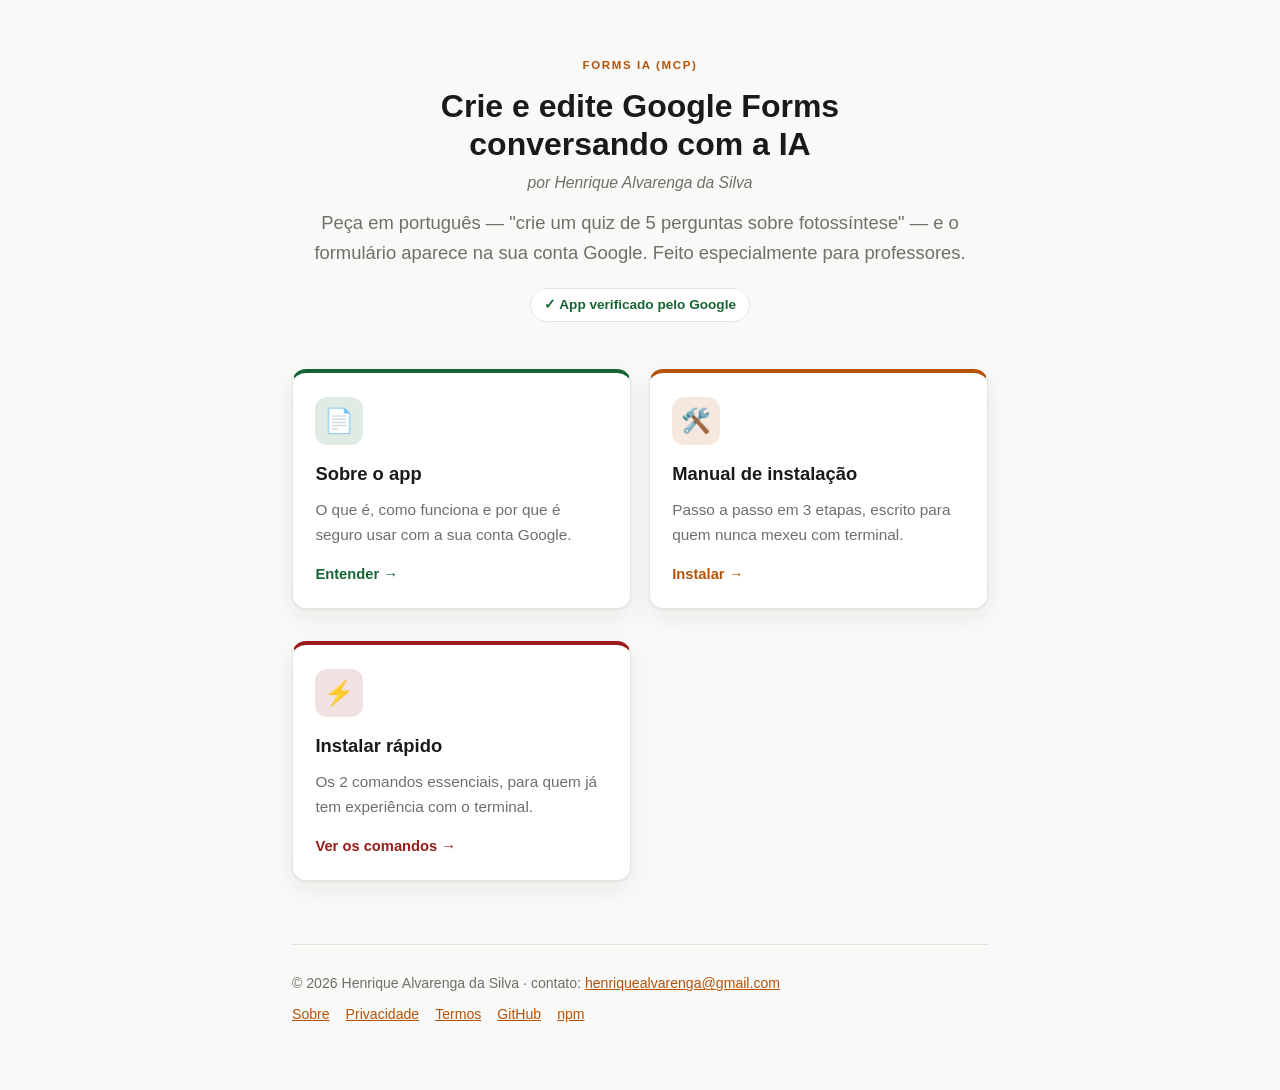
<file: index.html>
<!doctype html>
<html lang="pt-BR">
<head>
<meta charset="utf-8">
<meta name="viewport" content="width=device-width, initial-scale=1">
<title>Forms IA (MCP) — Google Forms com assistentes de IA</title>
<link rel="canonical" href="https://henriquealvarenga.com/mcp/">
<meta name="description" content="Servidor MCP para criar e editar formulários do Google Forms conversando com assistentes de IA como Claude e ChatGPT.">
<meta property="og:url" content="https://henriquealvarenga.com/mcp/">

<!-- Identificação do autor em dados estruturados (schema.org, JSON-LD).
     Invisível para o leitor; lido por Google, ChatGPT, Claude e Gemini.
     O @id da Pessoa é o MESMO usado em henriquealvarenga.com, o que consolida
     a autoria de tudo o que está publicado no domínio numa única entidade. -->
<script type="application/ld+json">
{
  "@context": "https://schema.org",
  "@graph": [
    {
      "@type": "Person",
      "@id": "https://henriquealvarenga.com/#pessoa",
      "name": "Henrique Alvarenga da Silva",
      "honorificPrefix": "Dr.",
      "jobTitle": "Médico Psiquiatra e Professor de Medicina",
      "url": "https://henriquealvarenga.com",
      "identifier": [
        { "@type": "PropertyValue", "propertyID": "CRM-MG", "value": "31.778" },
        { "@type": "PropertyValue", "propertyID": "RQE", "value": "8381" },
        { "@type": "PropertyValue", "propertyID": "ORCID", "value": "0000-0001-9799-5240" }
      ],
      "affiliation": [
        { "@type": "CollegeOrUniversity", "name": "Universidade Federal de São João del-Rei (UFSJ)" },
        { "@type": "CollegeOrUniversity", "name": "Centro Universitário Presidente Tancredo de Almeida Neves (UNIPTAN)" }
      ],
      "sameAs": [
        "https://orcid.org/0000-0001-9799-5240",
        "https://lattes.cnpq.br/6147640440978297",
        "https://scholar.google.com/citations?user=Fbv4vDsAAAAJ",
        "https://www.linkedin.com/in/henriquealvarengasilva"
      ]
    },
    {
      "@type": "SoftwareApplication",
      "@id": "https://henriquealvarenga.com/mcp/#software",
      "name": "Forms IA (MCP)",
      "description": "Servidor MCP que permite criar e editar formulários do Google Forms conversando com assistentes de IA como Claude e ChatGPT.",
      "author": { "@id": "https://henriquealvarenga.com/#pessoa" },
      "url": "https://henriquealvarenga.com/mcp/",
      "codeRepository": "https://github.com/claude-book/mcp-server-google-forms",
      "applicationCategory": "ProductivityApplication",
      "operatingSystem": "macOS, Linux, Windows",
      "license": "https://opensource.org/licenses/MIT",
      "isAccessibleForFree": true,
      "inLanguage": "pt-BR",
      "identifier": "https://doi.org/10.5281/zenodo.21296975",
      "sameAs": "https://doi.org/10.5281/zenodo.21296975"
    }
  ]
}
</script>
<link rel="stylesheet" href="styles.css">
</head>
<body>
<div class="wrap">

  <header class="hero">
    <p class="eyebrow">Forms IA (MCP)</p>
    <h1>Crie e edite Google Forms conversando com a IA</h1>
    <p class="byline">por Henrique Alvarenga da Silva</p>
    <p class="lead">
      Peça em português — "crie um quiz de 5 perguntas sobre fotossíntese" — e o formulário
      aparece na sua conta Google. Feito especialmente para professores.
    </p>
    <span class="badge-verified">✓ App verificado pelo Google</span>
  </header>

  <ul class="cards">
    <li>
      <a class="card card--sobre" href="sobre.html">
        <span class="card__icon">📄</span>
        <span class="card__title">Sobre o app</span>
        <span class="card__desc">O que é, como funciona e por que é seguro usar com a sua conta Google.</span>
        <span class="card__arrow">Entender →</span>
      </a>
    </li>
    <li>
      <a class="card card--manual" href="https://claude-book.github.io/mcp-server-google-forms/manual.html">
        <span class="card__icon">🛠️</span>
        <span class="card__title">Manual de instalação</span>
        <span class="card__desc">Passo a passo em 3 etapas, escrito para quem nunca mexeu com terminal.</span>
        <span class="card__arrow">Instalar →</span>
      </a>
    </li>
    <li>
      <a class="card card--rapido" href="https://claude-book.github.io/mcp-server-google-forms/rapido.html">
        <span class="card__icon">⚡</span>
        <span class="card__title">Instalar rápido</span>
        <span class="card__desc">Os 2 comandos essenciais, para quem já tem experiência com o terminal.</span>
        <span class="card__arrow">Ver os comandos →</span>
      </a>
    </li>
  </ul>

  <footer>
    <p>© 2026 Henrique Alvarenga da Silva · contato: <a href="mailto:henriquealvarenga@gmail.com">henriquealvarenga@gmail.com</a></p>
    <nav>
      <a href="sobre.html">Sobre</a>
      <a href="privacidade.html">Privacidade</a>
      <a href="termos.html">Termos</a>
      <a href="https://github.com/claude-book/mcp-server-google-forms">GitHub</a>
      <a href="https://www.npmjs.com/package/mcp-server-google-forms">npm</a>
    </nav>
  </footer>

</div>
</body>
</html>
</file>
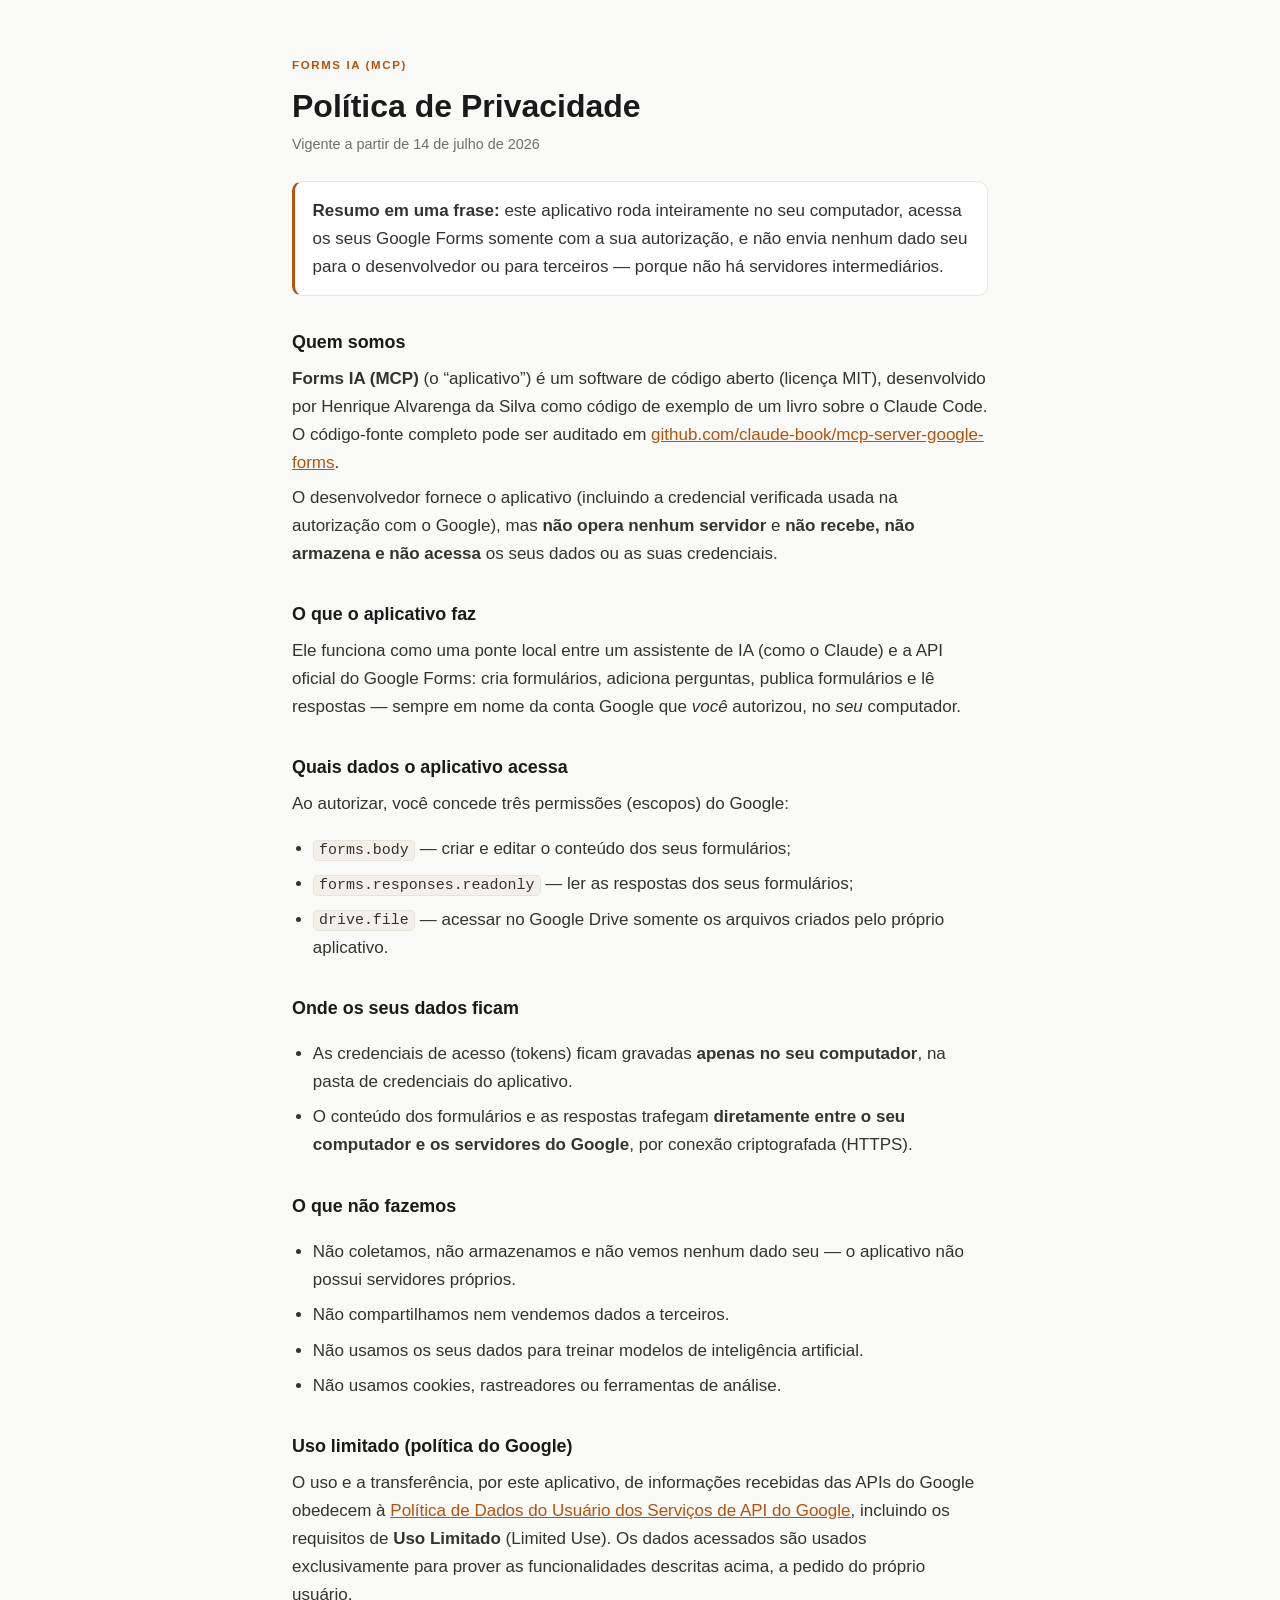
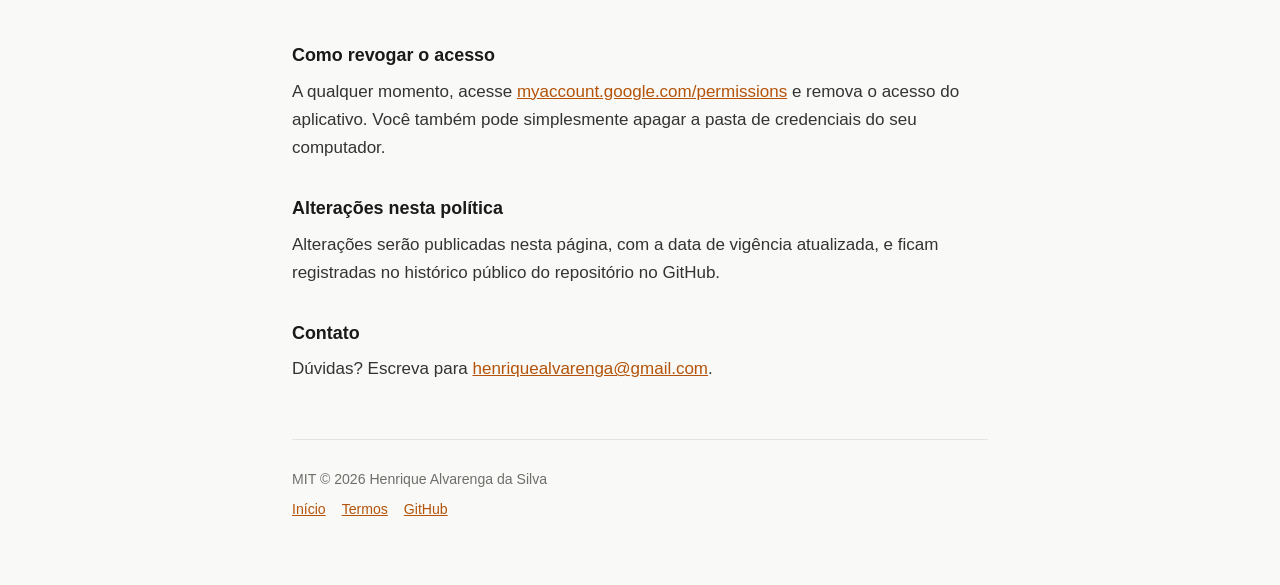
<file: privacidade.html>
<!doctype html>
<html lang="pt-BR">
<head>
<meta charset="utf-8">
<meta name="viewport" content="width=device-width, initial-scale=1">
<title>Política de Privacidade — Forms IA (MCP)</title>
<link rel="canonical" href="https://henriquealvarenga.com/mcp/privacidade.html">
<meta name="description" content="Política de privacidade do Forms IA (MCP): que dados são acessados, como são tratados e o que não é armazenado.">
<meta property="og:url" content="https://henriquealvarenga.com/mcp/privacidade.html">

<!-- Identificação do autor em dados estruturados (schema.org, JSON-LD).
     Invisível para o leitor; lido por Google, ChatGPT, Claude e Gemini.
     O @id da Pessoa é o MESMO usado em henriquealvarenga.com, o que consolida
     a autoria de tudo o que está publicado no domínio numa única entidade. -->
<script type="application/ld+json">
{
  "@context": "https://schema.org",
  "@graph": [
    {
      "@type": "Person",
      "@id": "https://henriquealvarenga.com/#pessoa",
      "name": "Henrique Alvarenga da Silva",
      "honorificPrefix": "Dr.",
      "jobTitle": "Médico Psiquiatra e Professor de Medicina",
      "url": "https://henriquealvarenga.com",
      "identifier": [
        { "@type": "PropertyValue", "propertyID": "CRM-MG", "value": "31.778" },
        { "@type": "PropertyValue", "propertyID": "RQE", "value": "8381" },
        { "@type": "PropertyValue", "propertyID": "ORCID", "value": "0000-0001-9799-5240" }
      ],
      "affiliation": [
        { "@type": "CollegeOrUniversity", "name": "Universidade Federal de São João del-Rei (UFSJ)" },
        { "@type": "CollegeOrUniversity", "name": "Centro Universitário Presidente Tancredo de Almeida Neves (UNIPTAN)" }
      ],
      "sameAs": [
        "https://orcid.org/0000-0001-9799-5240",
        "https://lattes.cnpq.br/6147640440978297",
        "https://scholar.google.com/citations?user=Fbv4vDsAAAAJ",
        "https://www.linkedin.com/in/henriquealvarengasilva"
      ]
    }
  ]
}
</script>
<link rel="stylesheet" href="styles.css">
</head>
<body>
<div class="wrap">
  <p class="eyebrow">Forms IA (MCP)</p>
  <h1>Política de Privacidade</h1>
  <p class="date">Vigente a partir de 14 de julho de 2026</p>

  <div class="box">
    <strong>Resumo em uma frase:</strong> este aplicativo roda inteiramente no seu computador,
    acessa os seus Google Forms somente com a sua autorização, e não envia nenhum dado seu
    para o desenvolvedor ou para terceiros — porque não há servidores intermediários.
  </div>

  <h2>Quem somos</h2>
  <p>
    <strong>Forms IA (MCP)</strong> (o “aplicativo”) é um software de código aberto (licença MIT),
    desenvolvido por Henrique Alvarenga da Silva como código de exemplo de um livro sobre o Claude Code.
    O código-fonte completo pode ser auditado em
    <a href="https://github.com/claude-book/mcp-server-google-forms">github.com/claude-book/mcp-server-google-forms</a>.
  </p>
  <p>
    O desenvolvedor fornece o aplicativo (incluindo a credencial verificada usada na autorização com o Google),
    mas <strong>não opera nenhum servidor</strong> e <strong>não recebe, não armazena e não acessa</strong>
    os seus dados ou as suas credenciais.
  </p>

  <h2>O que o aplicativo faz</h2>
  <p>
    Ele funciona como uma ponte local entre um assistente de IA (como o Claude) e a API oficial do Google Forms:
    cria formulários, adiciona perguntas, publica formulários e lê respostas — sempre em nome
    da conta Google que <em>você</em> autorizou, no <em>seu</em> computador.
  </p>

  <h2>Quais dados o aplicativo acessa</h2>
  <p>Ao autorizar, você concede três permissões (escopos) do Google:</p>
  <ul>
    <li><code>forms.body</code> — criar e editar o conteúdo dos seus formulários;</li>
    <li><code>forms.responses.readonly</code> — ler as respostas dos seus formulários;</li>
    <li><code>drive.file</code> — acessar no Google Drive somente os arquivos criados pelo próprio aplicativo.</li>
  </ul>

  <h2>Onde os seus dados ficam</h2>
  <ul>
    <li>As credenciais de acesso (tokens) ficam gravadas <strong>apenas no seu computador</strong>, na pasta de credenciais do aplicativo.</li>
    <li>O conteúdo dos formulários e as respostas trafegam <strong>diretamente entre o seu computador e os servidores do Google</strong>, por conexão criptografada (HTTPS).</li>
  </ul>

  <h2>O que não fazemos</h2>
  <ul>
    <li>Não coletamos, não armazenamos e não vemos nenhum dado seu — o aplicativo não possui servidores próprios.</li>
    <li>Não compartilhamos nem vendemos dados a terceiros.</li>
    <li>Não usamos os seus dados para treinar modelos de inteligência artificial.</li>
    <li>Não usamos cookies, rastreadores ou ferramentas de análise.</li>
  </ul>

  <h2>Uso limitado (política do Google)</h2>
  <p>
    O uso e a transferência, por este aplicativo, de informações recebidas das APIs do Google obedecem à
    <a href="https://developers.google.com/terms/api-services-user-data-policy">Política de Dados do Usuário dos Serviços de API do Google</a>,
    incluindo os requisitos de <strong>Uso Limitado</strong> (Limited Use). Os dados acessados são usados
    exclusivamente para prover as funcionalidades descritas acima, a pedido do próprio usuário.
  </p>

  <h2>Como revogar o acesso</h2>
  <p>
    A qualquer momento, acesse <a href="https://myaccount.google.com/permissions">myaccount.google.com/permissions</a>
    e remova o acesso do aplicativo. Você também pode simplesmente apagar a pasta de credenciais do seu computador.
  </p>

  <h2>Alterações nesta política</h2>
  <p>
    Alterações serão publicadas nesta página, com a data de vigência atualizada, e ficam
    registradas no histórico público do repositório no GitHub.
  </p>

  <h2>Contato</h2>
  <p>Dúvidas? Escreva para <a href="mailto:henriquealvarenga@gmail.com">henriquealvarenga@gmail.com</a>.</p>

  <footer>
    <p>MIT © 2026 Henrique Alvarenga da Silva</p>
    <nav>
      <a href="index.html">Início</a>
      <a href="termos.html">Termos</a>
      <a href="https://github.com/claude-book/mcp-server-google-forms">GitHub</a>
    </nav>
  </footer>
</div>
</body>
</html>
</file>
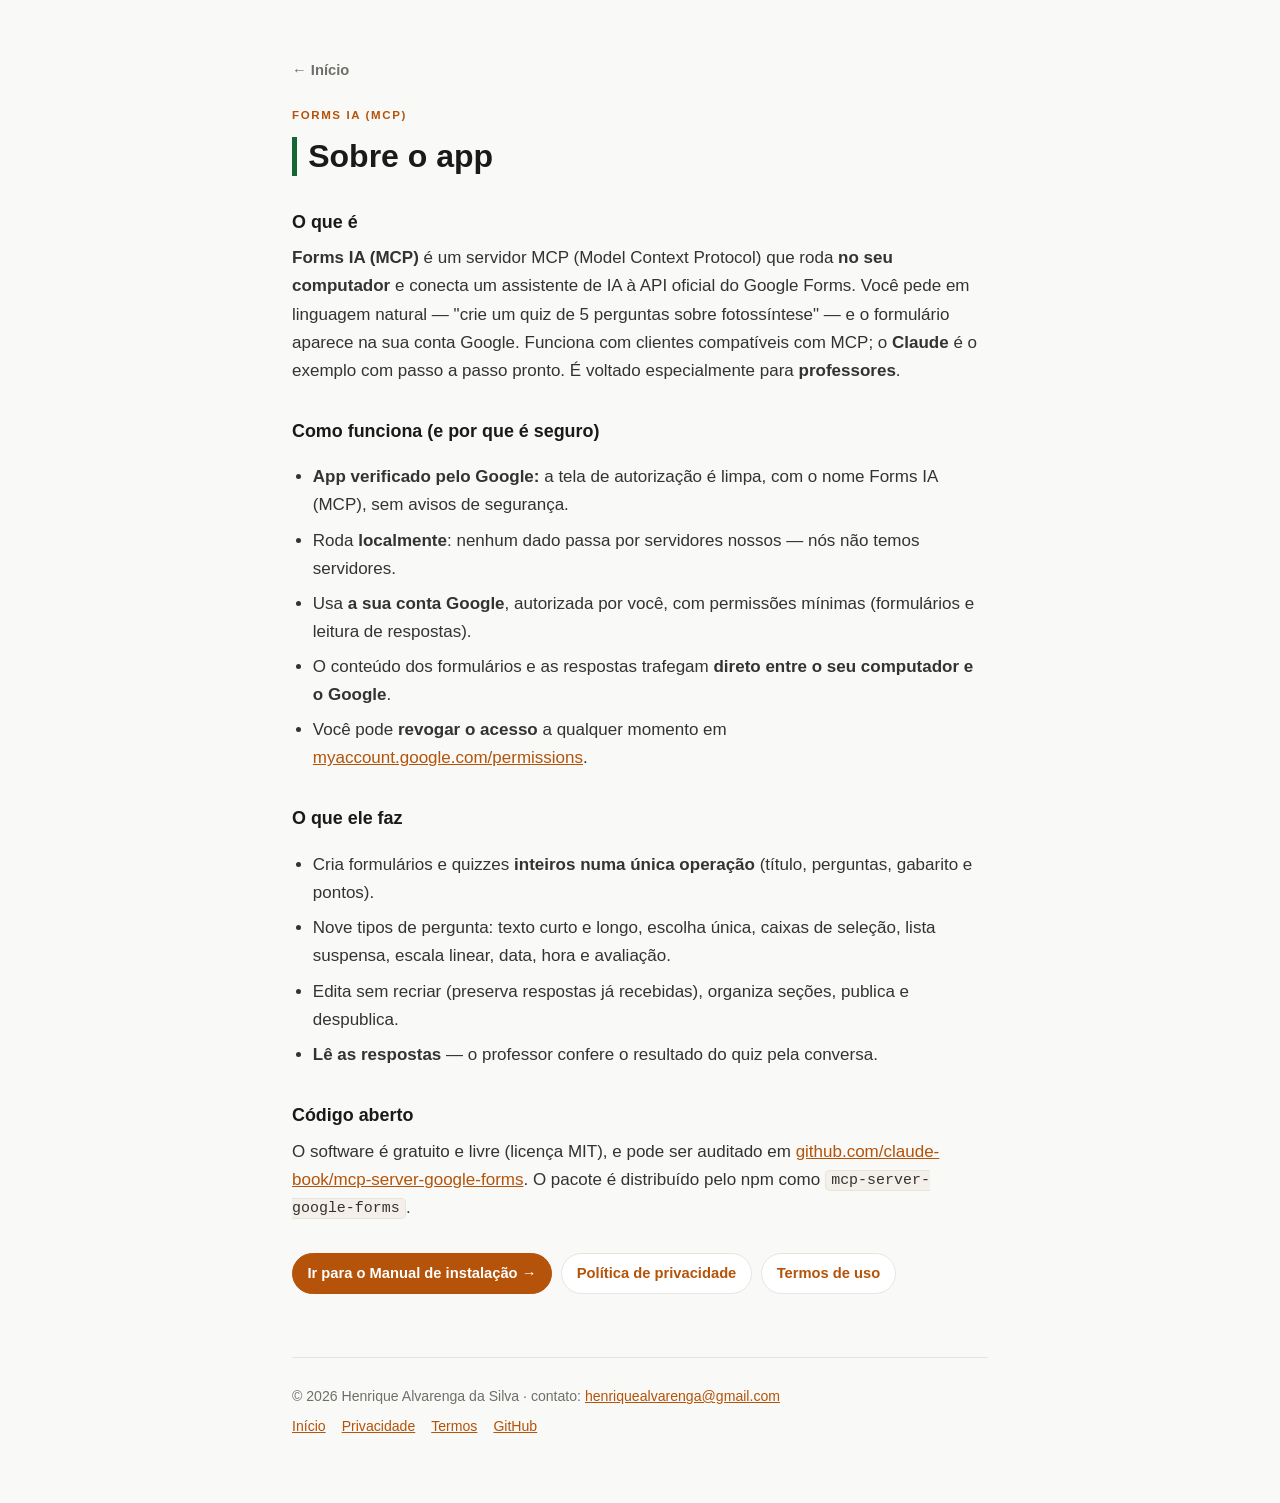
<file: sobre.html>
<!doctype html>
<html lang="pt-BR">
<head>
<meta charset="utf-8">
<meta name="viewport" content="width=device-width, initial-scale=1">
<title>Sobre o app — Forms IA (MCP)</title>
<link rel="canonical" href="https://henriquealvarenga.com/mcp/sobre.html">
<meta name="description" content="Sobre o Forms IA (MCP): o que é, como funciona e quem desenvolve o servidor MCP para Google Forms.">
<meta property="og:url" content="https://henriquealvarenga.com/mcp/sobre.html">

<!-- Identificação do autor em dados estruturados (schema.org, JSON-LD).
     Invisível para o leitor; lido por Google, ChatGPT, Claude e Gemini.
     O @id da Pessoa é o MESMO usado em henriquealvarenga.com, o que consolida
     a autoria de tudo o que está publicado no domínio numa única entidade. -->
<script type="application/ld+json">
{
  "@context": "https://schema.org",
  "@graph": [
    {
      "@type": "Person",
      "@id": "https://henriquealvarenga.com/#pessoa",
      "name": "Henrique Alvarenga da Silva",
      "honorificPrefix": "Dr.",
      "jobTitle": "Médico Psiquiatra e Professor de Medicina",
      "url": "https://henriquealvarenga.com",
      "identifier": [
        { "@type": "PropertyValue", "propertyID": "CRM-MG", "value": "31.778" },
        { "@type": "PropertyValue", "propertyID": "RQE", "value": "8381" },
        { "@type": "PropertyValue", "propertyID": "ORCID", "value": "0000-0001-9799-5240" }
      ],
      "affiliation": [
        { "@type": "CollegeOrUniversity", "name": "Universidade Federal de São João del-Rei (UFSJ)" },
        { "@type": "CollegeOrUniversity", "name": "Centro Universitário Presidente Tancredo de Almeida Neves (UNIPTAN)" }
      ],
      "sameAs": [
        "https://orcid.org/0000-0001-9799-5240",
        "https://lattes.cnpq.br/6147640440978297",
        "https://scholar.google.com/citations?user=Fbv4vDsAAAAJ",
        "https://www.linkedin.com/in/henriquealvarengasilva"
      ]
    }
  ]
}
</script>
<link rel="stylesheet" href="styles.css">
<style>:root { --page: var(--c-sobre); }</style>
</head>
<body>
<div class="wrap page-accent">

  <a class="back" href="index.html">← Início</a>

  <p class="eyebrow">Forms IA (MCP)</p>
  <h1>Sobre o app</h1>

  <h2>O que é</h2>
  <p>
    <strong>Forms IA (MCP)</strong> é um servidor MCP (Model Context Protocol) que roda
    <strong>no seu computador</strong> e conecta um assistente de IA à API oficial do Google Forms.
    Você pede em linguagem natural — "crie um quiz de 5 perguntas sobre fotossíntese" — e o
    formulário aparece na sua conta Google. Funciona com clientes compatíveis com MCP; o
    <strong>Claude</strong> é o exemplo com passo a passo pronto. É voltado especialmente para <strong>professores</strong>.
  </p>

  <h2>Como funciona (e por que é seguro)</h2>
  <ul>
    <li><strong>App verificado pelo Google:</strong> a tela de autorização é limpa, com o nome Forms IA (MCP), sem avisos de segurança.</li>
    <li>Roda <strong>localmente</strong>: nenhum dado passa por servidores nossos — nós não temos servidores.</li>
    <li>Usa <strong>a sua conta Google</strong>, autorizada por você, com permissões mínimas (formulários e leitura de respostas).</li>
    <li>O conteúdo dos formulários e as respostas trafegam <strong>direto entre o seu computador e o Google</strong>.</li>
    <li>Você pode <strong>revogar o acesso</strong> a qualquer momento em <a href="https://myaccount.google.com/permissions">myaccount.google.com/permissions</a>.</li>
  </ul>

  <h2>O que ele faz</h2>
  <ul>
    <li>Cria formulários e quizzes <strong>inteiros numa única operação</strong> (título, perguntas, gabarito e pontos).</li>
    <li>Nove tipos de pergunta: texto curto e longo, escolha única, caixas de seleção, lista suspensa, escala linear, data, hora e avaliação.</li>
    <li>Edita sem recriar (preserva respostas já recebidas), organiza seções, publica e despublica.</li>
    <li><strong>Lê as respostas</strong> — o professor confere o resultado do quiz pela conversa.</li>
  </ul>

  <h2>Código aberto</h2>
  <p>
    O software é gratuito e livre (licença MIT), e pode ser auditado em
    <a href="https://github.com/claude-book/mcp-server-google-forms">github.com/claude-book/mcp-server-google-forms</a>.
    O pacote é distribuído pelo npm como <code>mcp-server-google-forms</code>.
  </p>

  <ul class="links">
    <li><a class="primary" href="https://claude-book.github.io/mcp-server-google-forms/manual.html">Ir para o Manual de instalação →</a></li>
    <li><a href="privacidade.html">Política de privacidade</a></li>
    <li><a href="termos.html">Termos de uso</a></li>
  </ul>

  <footer>
    <p>© 2026 Henrique Alvarenga da Silva · contato: <a href="mailto:henriquealvarenga@gmail.com">henriquealvarenga@gmail.com</a></p>
    <nav>
      <a href="index.html">Início</a>
      <a href="privacidade.html">Privacidade</a>
      <a href="termos.html">Termos</a>
      <a href="https://github.com/claude-book/mcp-server-google-forms">GitHub</a>
    </nav>
  </footer>

</div>
</body>
</html>
</file>
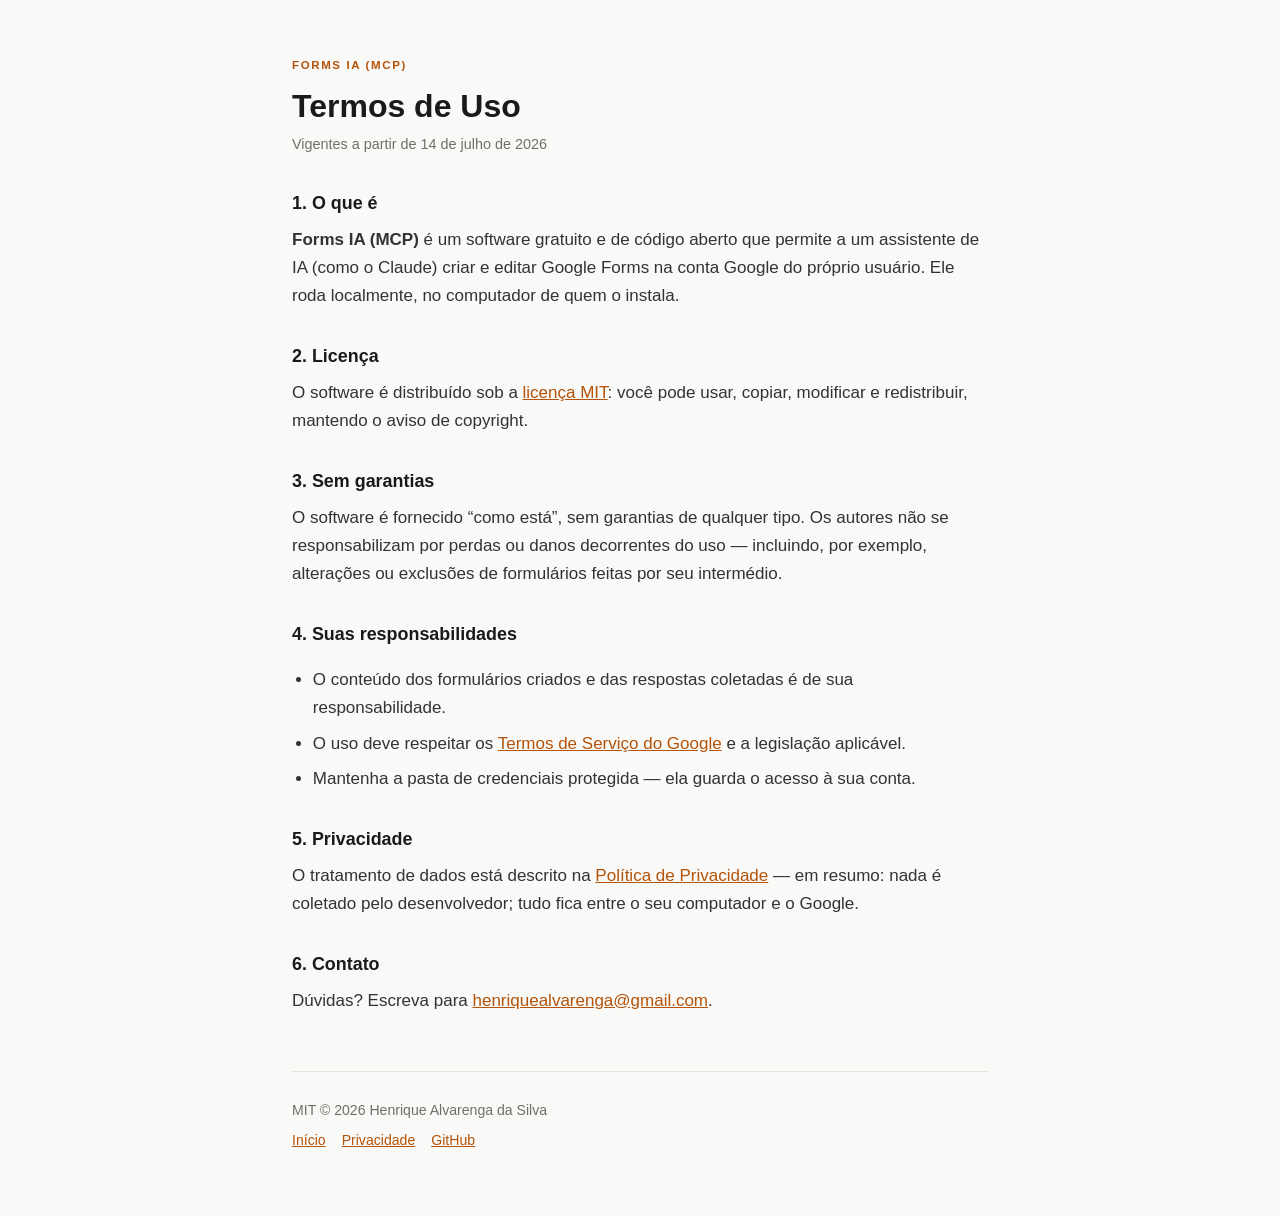
<file: termos.html>
<!doctype html>
<html lang="pt-BR">
<head>
<meta charset="utf-8">
<meta name="viewport" content="width=device-width, initial-scale=1">
<title>Termos de Uso — Forms IA (MCP)</title>
<link rel="canonical" href="https://henriquealvarenga.com/mcp/termos.html">
<meta name="description" content="Termos de uso do Forms IA (MCP), servidor de integração entre o Google Forms e assistentes de IA.">
<meta property="og:url" content="https://henriquealvarenga.com/mcp/termos.html">

<!-- Identificação do autor em dados estruturados (schema.org, JSON-LD).
     Invisível para o leitor; lido por Google, ChatGPT, Claude e Gemini.
     O @id da Pessoa é o MESMO usado em henriquealvarenga.com, o que consolida
     a autoria de tudo o que está publicado no domínio numa única entidade. -->
<script type="application/ld+json">
{
  "@context": "https://schema.org",
  "@graph": [
    {
      "@type": "Person",
      "@id": "https://henriquealvarenga.com/#pessoa",
      "name": "Henrique Alvarenga da Silva",
      "honorificPrefix": "Dr.",
      "jobTitle": "Médico Psiquiatra e Professor de Medicina",
      "url": "https://henriquealvarenga.com",
      "identifier": [
        { "@type": "PropertyValue", "propertyID": "CRM-MG", "value": "31.778" },
        { "@type": "PropertyValue", "propertyID": "RQE", "value": "8381" },
        { "@type": "PropertyValue", "propertyID": "ORCID", "value": "0000-0001-9799-5240" }
      ],
      "affiliation": [
        { "@type": "CollegeOrUniversity", "name": "Universidade Federal de São João del-Rei (UFSJ)" },
        { "@type": "CollegeOrUniversity", "name": "Centro Universitário Presidente Tancredo de Almeida Neves (UNIPTAN)" }
      ],
      "sameAs": [
        "https://orcid.org/0000-0001-9799-5240",
        "https://lattes.cnpq.br/6147640440978297",
        "https://scholar.google.com/citations?user=Fbv4vDsAAAAJ",
        "https://www.linkedin.com/in/henriquealvarengasilva"
      ]
    }
  ]
}
</script>
<link rel="stylesheet" href="styles.css">
</head>
<body>
<div class="wrap">
  <p class="eyebrow">Forms IA (MCP)</p>
  <h1>Termos de Uso</h1>
  <p class="date">Vigentes a partir de 14 de julho de 2026</p>

  <h2>1. O que é</h2>
  <p>
    <strong>Forms IA (MCP)</strong> é um software gratuito e de código aberto que
    permite a um assistente de IA (como o Claude) criar e editar Google Forms na conta Google
    do próprio usuário. Ele roda localmente, no computador de quem o instala.
  </p>

  <h2>2. Licença</h2>
  <p>
    O software é distribuído sob a <a href="https://github.com/claude-book/mcp-server-google-forms/blob/main/LICENSE">licença MIT</a>:
    você pode usar, copiar, modificar e redistribuir, mantendo o aviso de copyright.
  </p>

  <h2>3. Sem garantias</h2>
  <p>
    O software é fornecido “como está”, sem garantias de qualquer tipo. Os autores não se
    responsabilizam por perdas ou danos decorrentes do uso — incluindo, por exemplo,
    alterações ou exclusões de formulários feitas por seu intermédio.
  </p>

  <h2>4. Suas responsabilidades</h2>
  <ul>
    <li>O conteúdo dos formulários criados e das respostas coletadas é de sua responsabilidade.</li>
    <li>O uso deve respeitar os <a href="https://policies.google.com/terms">Termos de Serviço do Google</a> e a legislação aplicável.</li>
    <li>Mantenha a pasta de credenciais protegida — ela guarda o acesso à sua conta.</li>
  </ul>

  <h2>5. Privacidade</h2>
  <p>
    O tratamento de dados está descrito na <a href="privacidade.html">Política de Privacidade</a> —
    em resumo: nada é coletado pelo desenvolvedor; tudo fica entre o seu computador e o Google.
  </p>

  <h2>6. Contato</h2>
  <p>Dúvidas? Escreva para <a href="mailto:henriquealvarenga@gmail.com">henriquealvarenga@gmail.com</a>.</p>

  <footer>
    <p>MIT © 2026 Henrique Alvarenga da Silva</p>
    <nav>
      <a href="index.html">Início</a>
      <a href="privacidade.html">Privacidade</a>
      <a href="https://github.com/claude-book/mcp-server-google-forms">GitHub</a>
    </nav>
  </footer>
</div>
</body>
</html>
</file>
<file: styles.css>
/* Estilo compartilhado pelas páginas do Forms IA (MCP).
   Paleta editorial clara. As cores ficam nas variáveis abaixo. */

:root {
  --bg: #f9f9f7;
  --surface: #ffffff;
  --ink: #1a1a1a;
  --body: #333333;
  --muted: #6f6f6a;
  --accent: #b45309;
  --accent-dark: #92400e;
  --line: #e5e5e0;
  --code-bg: #f4efe8;
  --shadow: 0 1px 2px rgba(26, 26, 26, .05), 0 8px 24px rgba(26, 26, 26, .07);
  --shadow-hover: 0 2px 4px rgba(26, 26, 26, .07), 0 16px 40px rgba(26, 26, 26, .13);

  /* Cor de cada card */
  --c-sobre: #166534;   /* verde   */
  --c-manual: #b45309;  /* âmbar   */
  --c-rapido: #991b1b;  /* vermelho */
}

* { box-sizing: border-box; }

body {
  margin: 0; background: var(--bg); color: var(--body);
  font: 17px/1.65 -apple-system, BlinkMacSystemFont, "Segoe UI", Roboto, sans-serif;
}
.wrap { max-width: 46rem; margin: 0 auto; padding: 3.5rem 1.25rem 4rem; }

.eyebrow {
  text-transform: uppercase; letter-spacing: .14em; font-size: .72rem;
  color: var(--accent); font-weight: 700; margin: 0 0 .75rem;
}
h1, h2, h3 { color: var(--ink); }
h1 { font-size: 2rem; line-height: 1.2; margin: 0 0 .5rem; text-wrap: balance; }
.date { color: var(--muted); font-size: .9rem; margin: 0 0 1.5rem; }
h2 { font-size: 1.12rem; margin: 2rem 0 .4rem; }
p, li { margin: .45rem 0; }
.lead { font-size: 1.15rem; color: var(--muted); }
.byline { color: var(--muted); font-style: italic; font-size: .98rem; margin: -.1rem 0 .75rem; }
ul { padding-left: 1.3rem; }
a { color: var(--accent); }
a:hover { color: var(--accent-dark); }
a:focus-visible { outline: 2px solid var(--accent); outline-offset: 2px; border-radius: 3px; }
code {
  font: .88em ui-monospace, "SF Mono", Menlo, monospace;
  background: var(--code-bg); border: 1px solid var(--line);
  border-radius: 5px; padding: .1em .35em; overflow-wrap: anywhere;
}
.box {
  background: var(--surface); border: 1px solid var(--line);
  border-left: 3px solid var(--accent); border-radius: 10px;
  padding: .9rem 1.1rem; margin: 1rem 0;
}

/* ---- Home: hero ---- */
.hero { text-align: center; }
.hero .lead, .hero .byline { margin-left: auto; margin-right: auto; }
.badge-verified {
  display: inline-block; margin-top: .75rem; padding: .3rem .8rem;
  border: 1px solid var(--line); border-radius: 999px; background: var(--surface);
  font-size: .85rem; font-weight: 600; color: var(--c-sobre);
}

/* ---- Cards ---- */
.cards {
  list-style: none; padding: 0; margin: 2.5rem 0 0;
  display: grid; gap: 1.1rem;
  grid-template-columns: repeat(auto-fit, minmax(15rem, 1fr));
}
.card {
  display: flex; flex-direction: column; gap: .5rem;
  padding: 1.5rem 1.4rem 1.35rem;
  background: var(--surface);
  border: 1px solid var(--line);
  border-top: 4px solid var(--card, var(--accent));
  border-radius: 14px;
  text-decoration: none; color: inherit;
  box-shadow: var(--shadow);
  transition: transform .18s ease, box-shadow .18s ease;
}
.card:hover, .card:focus-visible {
  transform: translateY(-4px);
  box-shadow: var(--shadow-hover);
  outline: none;
}
.card__icon {
  display: inline-flex; align-items: center; justify-content: center;
  width: 3rem; height: 3rem; border-radius: 12px;
  font-size: 1.5rem; margin-bottom: .35rem;
  background: color-mix(in srgb, var(--card, var(--accent)) 13%, transparent);
}
.card__title { font-size: 1.15rem; font-weight: 700; color: var(--ink); }
.card__desc { color: var(--muted); font-size: .96rem; flex: 1; }
.card__arrow { margin-top: .4rem; font-weight: 700; font-size: .92rem; color: var(--card, var(--accent)); }
.card:hover .card__arrow { text-decoration: underline; }
.card--sobre  { --card: var(--c-sobre); }
.card--manual { --card: var(--c-manual); }
.card--rapido { --card: var(--c-rapido); }
@supports not (background: color-mix(in srgb, red 10%, transparent)) {
  .card__icon { background: var(--bg); }
}

/* ---- Botão de voltar (páginas internas) ---- */
.back {
  display: inline-flex; align-items: center; gap: .4rem;
  text-decoration: none; font-weight: 600; font-size: .92rem;
  color: var(--muted); margin-bottom: 1.5rem;
}
.back:hover { color: var(--accent); }
.page-accent h1 { border-left: 5px solid var(--page, var(--accent)); padding-left: .7rem; }

/* ---- Links em pílula ---- */
.links { display: flex; flex-wrap: wrap; gap: .6rem; margin: 1.5rem 0 0; padding: 0; list-style: none; }
.links a {
  display: inline-block; padding: .45rem .9rem; border: 1px solid var(--line);
  border-radius: 999px; background: var(--surface); text-decoration: none;
  font-size: .92rem; font-weight: 600;
}
.links a.primary { background: var(--accent); border-color: var(--accent); color: #fff; }
.links a.primary:hover { background: var(--accent-dark); border-color: var(--accent-dark); }

/* ---- Rodapé ---- */
footer {
  margin-top: 3.5rem; padding-top: 1.25rem; border-top: 1px solid var(--line);
  font-size: .88rem; color: var(--muted);
}
footer nav { display: flex; flex-wrap: wrap; gap: 1rem; margin-top: .35rem; }
</file>
